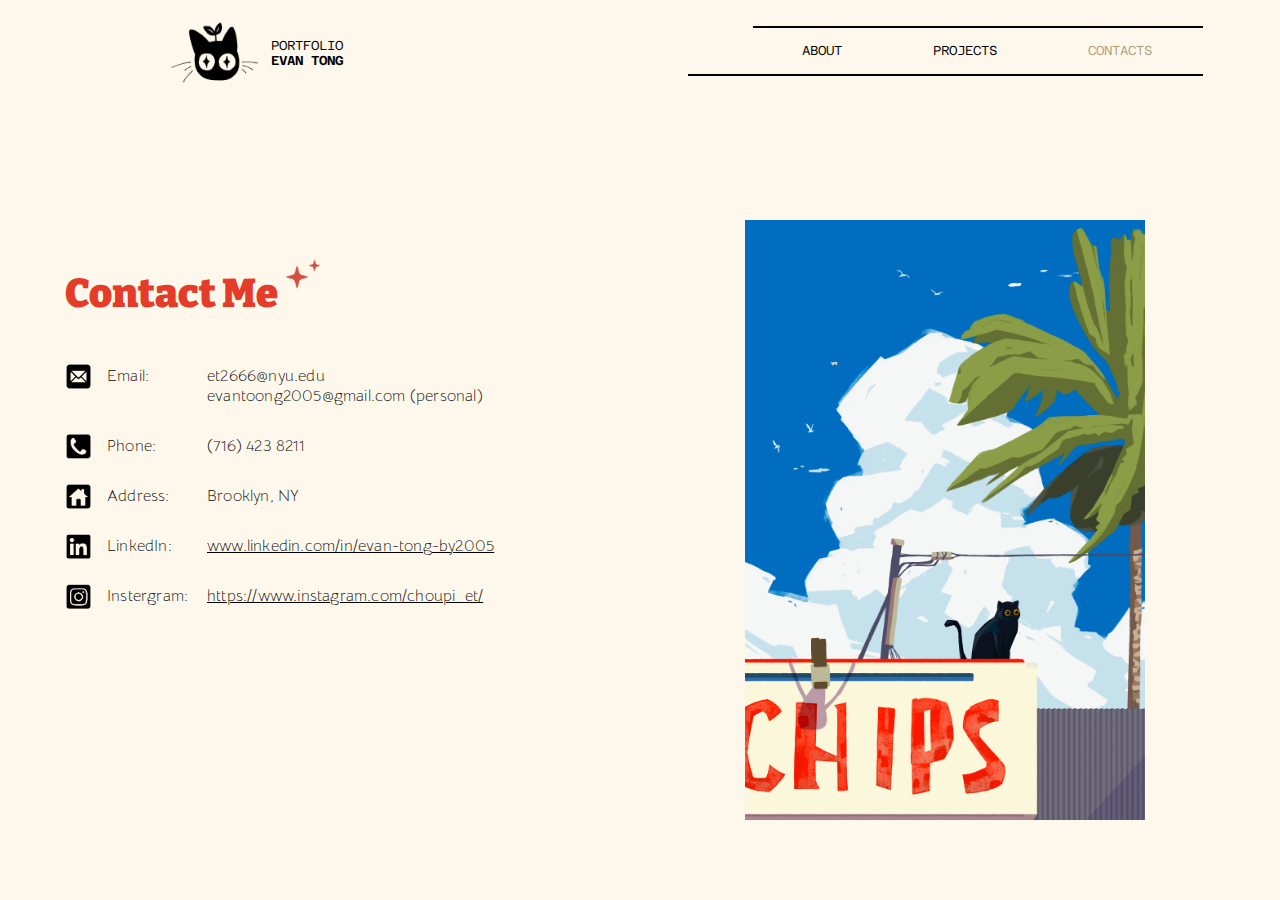
<file: Contacts.html>
<!DOCTYPE html>
<html>
<head>
	<meta charset="utf-8">
	<meta name="  " content="width=device-width, initial-scale=1">
	<link rel="preconnect" href="https://fonts.googleapis.com">
	<link rel="preconnect" href="https://fonts.gstatic.com" crossorigin>
	<link href="https://fonts.googleapis.com/css2?family=Bitter:ital,wght@0,100..900;1,100..900&display=swap" rel="stylesheet">
	<link href="https://fonts.googleapis.com/css2?family=Azeret+Mono:ital,wght@0,100..900;1,100..900&family=Bellota+Text:ital,wght@0,300;0,400;0,700;1,300;1,400;1,700&family=Bitter:ital,wght@0,100..900;1,100..900&display=swap" rel="stylesheet">
	<link href="https://fonts.cdnfonts.com/css/avenir" rel="stylesheet">
	<link rel="stylesheet" href="style.css" />
	<link rel="stylesheet" href="Contacts.css" />
	<script src="script.js"></script>
	<title> Evan Tong Portfolio </title>
</head>
<body>

	<div class="header">
		<div class="logo">
			<div class="logo-box">
				<img class="logo-cat logo-before" src="assets/Logo copy.png" style="width: 100px; height: 100px;">
				<img class="logo-cat logo-after" src="assets/Logo_Blink copy.png" style="width: 100px; height: 100px;">
			</div>

			<div>
				<h6 class="logo-text Azeret-Mono logo-text1">PORTFOLIO</h6>
				<h6 class="logo-text Azeret-Mono">EVAN TONG</h6>
			</div>
		</div>

		<div class="nav-line-top"> </div>
		<div class="nav-line-bottom"> </div>
		<ul class="nav-bar Azeret-Mono">
			<li><a href="index.html" class="nav-item about">about</a></li>
			<li><a href="Projects.html" class="nav-item projects">projects</a></li>
			<li><a href="Contacts.html" class="nav-item contects">contacts</a></li>
		</ul>

		<div class="nav-button">
			<a href="javascript:void(0);" onclick="myFunction()" id="nav-button-closed">
				<img src="assets/Nav-button.png" style="width: 60px; height: 55px;">
			</a>
			<a href="javascript:void(0);" onclick="myFunction()" id="nav-button-open">
				<img src="assets/Nav-button-open.png" style="width: 60px; height: 55px;" >
			</a>
		</div>

		<div id="items">
			<ul class="nav-menu Azeret-Mono">
				<li><a href="index.html" class="menu-item about">About</a></li>
				<li><a href="Projects.html" class="menu-item projects">Projects</a></li>
				<li><a href="Contacts.html" class="menu-item contects">Contacts</a></li>
			</ul>
		  </div>
	</div>

<div class="content">
	<div class="contact-me">
		<h1 class="Bitter red">Contact Me</h1>

		<img src="assets/Star-red.png" class="star1" style="width: 24px; height: 24px;">
		<img src="assets/Star-red.png" class="star2" style="width: 13px; height: 13px;">

		<div class="info">
			<div class="info-box">
				<img src="assets/Contact-icon/Email.png" class="icon" style="width: 27px; height: 27px;">
				<p class="item">Email:</p>
				<p class="text">et2666@nyu.edu <br>evantoong2005@gmail.com (personal)</p>
			</div>
			
			<div class="info-box">
				<img src="assets/Contact-icon/phone.png" class="icon" style="width: 27px; height: 27px;">
				<p class="item">Phone:</p>
				<p class="text">(716) 423 8211</p>
			</div>

			<div class="info-box">
				<img src="assets/Contact-icon/address.png" class="icon" style="width: 27px; height: 27px;">
				<p class="item">Address:</p>
				<p class="text">​Brooklyn, NY</p>
			</div>
				
				
			<div class="info-box">
				<img src="assets/Contact-icon/Linked-in.png" class="icon" style="width: 27px; height: 27px;">
				<p class="item">LinkedIn:</p>
				<a href="www.linkedin.com/in/evan-tong-by2005"><p class="text">www.linkedin.com/in/evan-tong-by2005</p></a>
			</div>
			
			<div class="info-box">
				<img src="assets/Contact-icon/Instergram.png" class="icon" style="width: 27px; height: 27px;">
				<p class="item">Instergram:</p>
				<a href="https://www.instagram.com/choupi_et/"><p class="text">https://www.instagram.com/choupi_et/</p></a>
			</div>

		</div>

	</div>

	<div class="contact-art">
		<img src="assets/About-Images/cat.png"  style="width: 400px;">
	</div>
</div>

</body>
</html>
</file>
<file: style.css>
* {
    padding: 0;
    margin: 0;
}

body{
    background-color: #FEF7EB;
}

p{
    font-family: "Azeret Mono", monospace;
    font-size: 14px;
    font-weight: 300;
    margin-bottom: 20px;
    line-height: 20px;
    letter-spacing: 0.2px;
}

/* fonts */

.Azeret-Mono{
    font-family: "Azeret Mono", monospace;
}
.Bitter{
    font-family: "Bitter", serif;
}

.Bellota{
    font-family: "Bellota Text", sans-serif;
}

/* colour */

.red{
    color: #e53c29;
}

/* layout */

.header{
    display: flex;
    position: sticky;
    top: 0px;
    background-color: #FEF7EB;
    justify-content: space-between;
    margin: 0;
    width: 100%;
    z-index: 99;
}

.logo{
    display: flex;
    margin-left: 13%;
}

.logo-after{
    display: none;
}

.logo-box{
    height: 120px;
}

.logo-box:hover .logo-after{
    display: block;
}

.logo-box:hover .logo-before{
    display: none;
}

.logo-text{
    font-size: 13px;
    font-weight: 600;
    margin-left: 5px;
}

.logo-text1{
    margin-top: 38px;
    font-weight: 300;
}

.nav-bar{
    display: flex;
    list-style-type: none;
    justify-content: space-between;
    font-weight: 300;

    width: 350px;
    margin-top: 40px;
    margin-right: 10%;
}

.nav-line-top{
    position: absolute;
    background-color: black;
    height: 2px;
    width: 450px;
    top: 26px; right: 6%;
}

.nav-line-bottom{
    position: absolute;
    background-color: black;
    height: 2px;
    width: 515px;
    top: 74px; right: 6%;
}

.nav-item{
    color: black;
    text-decoration: none;
    font-size: 13px;
    text-transform: uppercase;
}

.nav-item:hover{
    color: #B0A07E;
}

.nav-button{
    display: none;
}

#items{
    display: none;
}


/*screen responsive*/
@media screen and (max-width: 1200px){
    .nav-line-top{
        width: 430px;
    }
    
    .nav-line-bottom{
        width: 495px;
    }
    
    }

@media screen and (max-width: 900px){
.nav-line-top{
    display: none;
}

.nav-line-bottom{
    display: none;
}

}

@media screen and (max-width: 800px){
    .nav-bar{
        display: none;
    }

    .nav-button{
        position: absolute;
        top: 25px;
        right: 40px;
        display: block;
        height: fit-content;
        z-index: 101;
    }

    #nav-button-open{
        display: none;
    }

    #items{
        position: absolute;
        right: 0;
        
        background-color: rgb(123, 96, 96);
        width: 60%;
        height: 1500px;
    }

    .nav-menu{
        list-style-type: none;
        margin-top: 120px;
    }
    
    .menu-item{
        text-decoration: none;
        color: #FEF7EB;
        padding-left: 50px;
        padding-top: 18px;
        padding-bottom: 18px;
        padding-right:300px ;
        line-height: 70px;
        font-size: 30px;
        text-transform: uppercase;
    }

    .menu-item:hover{
        background-color: #FEF7EB;
        color: rgb(123, 96, 96);
    }
}
</file>
<file: Contacts.css>
.contects{
    color: #B0A07E;;
}

p{
    font-family: "Bellota Text", sans-serif;
    font-size: 16px;
}

a{
    color: black;
    text-decoration: underline 1px;
}

.content{
    display: flex;
    justify-content: space-between;
    width: 1150px;
    margin: auto;
    margin-top: 100px;
}

.contact-me{
    width: 470px;
    margin-top: 50px;
}

.contact-art{
    width: 470px;
}

h1{
    font-size: 40px;
    font-weight: 900;
}

.star1{
    position: relative;
    top: -53px; left: 220px;
}

.star2{
    position: relative;
    top: -70px; left: 215px;
}

.info{
    margin-top: 20px;
}

.info-box{
    display: flex;
    margin-bottom: 10px;
}

.icon{
    margin-right: 15px;
    margin-top: -3px;
}

.item{
    width: 100px;
}

@media screen and (max-width: 800px){
    .contects{
        background-color: #FEF7EB;
        color: rgb(123, 96, 96);
    }
}
</file>
